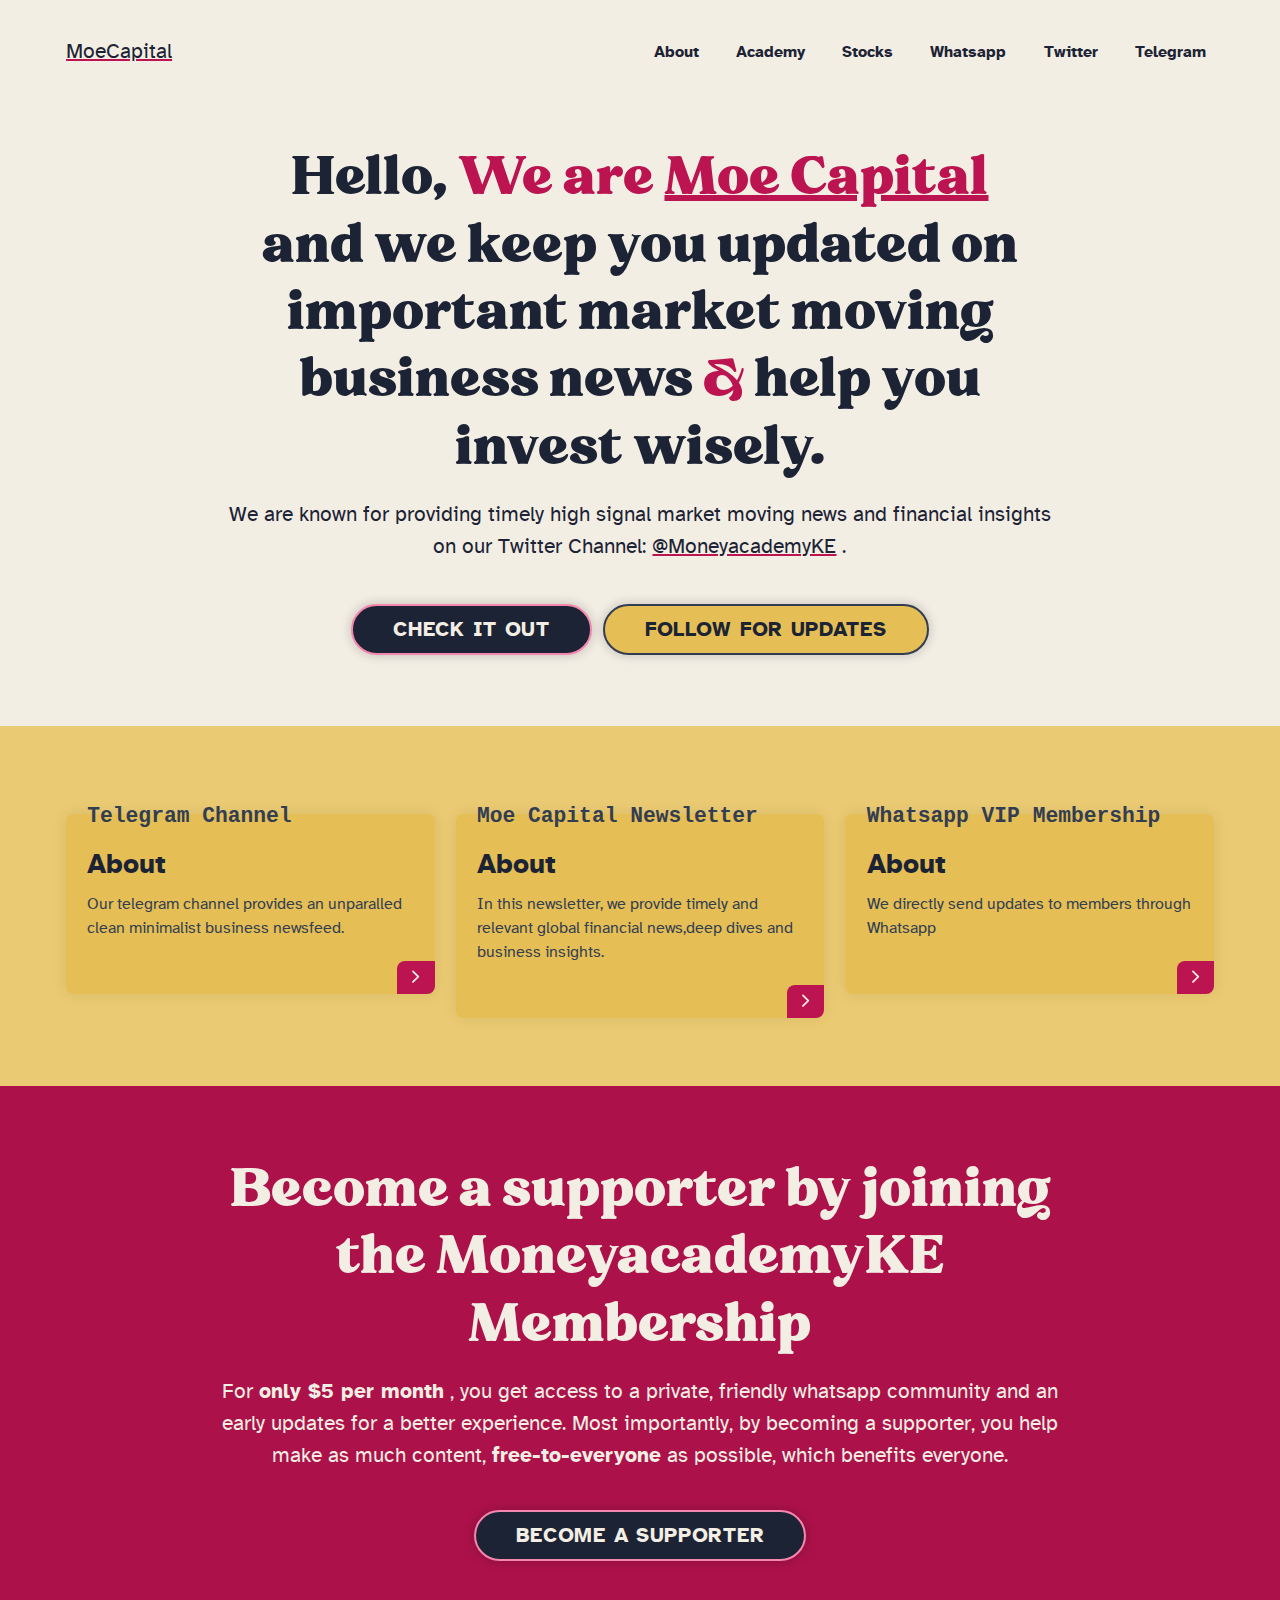
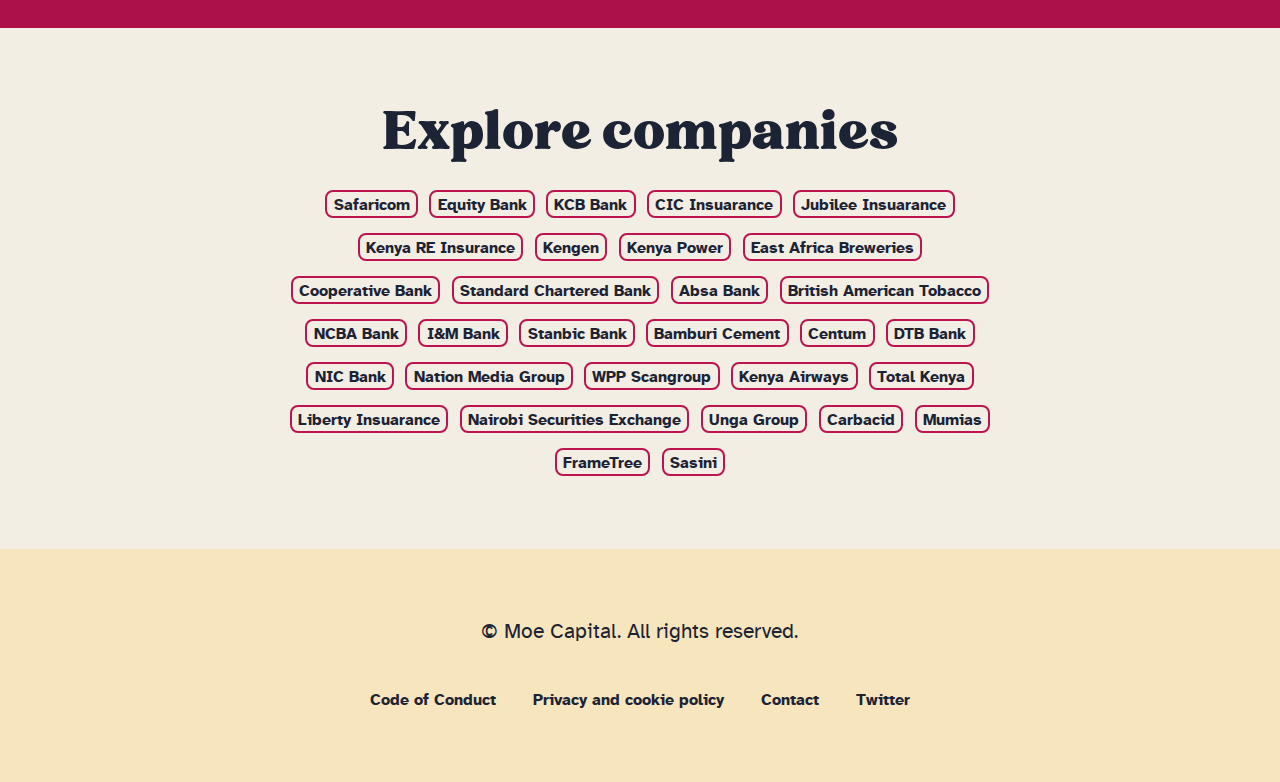
<file: index.html>
<!DOCTYPE html>
<html lang="en">
    <head>
        <meta charset="UTF-8">
        <meta name="viewport" content="width=device-width,initial-scale=1">
        <meta http-equiv="X-UA-Compatible" content="ie=edge">
        <title>Moe Capital</title>
        <link rel="canonical" href="https://moecapital.com/">
        <meta property="og:site_name" content="Moe Capital">
        <meta property="og:title" content="Moe Capital">
        <meta property="og:type" content="website">
        <meta property="og:url" content="https://moecapital.com/">
        <meta property="og:image" content="/images/social-avatar.png">
        <meta name="twitter:image" content="/images/social-avatar.png">
        <meta property="og:image:alt" content="Page image for Moe Capital">
        <meta name="twitter:image:alt" content="Page image for Moe Capital">
        <meta name="description" content="Moe Capital.">
        <meta name="twitter:description" content="Moe Capital">
        <meta property="og:description" content="Moe Capital">
        <link rel="apple-touch-icon" sizes="180x180" href="/images/apple-touch-icon.png">
        <link rel="icon" type="image/png" sizes="32x32" href="/images/favicon-32x32.png">
        <link rel="icon" type="image/png" sizes="16x16" href="/images/favicon-16x16.png">
        <link rel="manifest" href="/site.webmanifest">
        <link rel="mask-icon" href="/images/safari-pinned-tab.svg" color="#bb1450">
        <link rel="shortcut icon" href="/images/favicon.ico">
        <meta name="msapplication-TileColor" content="#f3eee4">
        <meta name="msapplication-config" content="/browserconfig.xml">
        <meta name="supported-color-schemes" content="light dark">
        <meta name="theme-color" content="#f3eee4">
        <meta name="theme-color" content="#333d51" media="(prefers-color-scheme: dark)">
        <link rel="alternate" type="application/rss+xml" href="https://MoeCapital.com/feed.xml">
        <style>
            *,::after,::before {
                box-sizing: border-box
            }

            blockquote,body,dd,dl,figure,h1,h2,h3,h4,p {
                margin: 0
            }

            ol[role=list],ul[role=list] {
                list-style: none
            }

            html:focus-within {
                scroll-behavior: smooth
            }

            a:not([class]) {
                text-decoration-skip-ink: auto
            }

            img,picture {
                max-width: 100%;
                display: block
            }

            button,input,select,textarea {
                font: inherit
            }

            @media (prefers-reduced-motion:reduce) {
                html:focus-within {
                    scroll-behavior: auto
                }

                *,::after,::before {
                    animation-duration: 0s!important;
                    animation-iteration-count: 1!important;
                    transition-duration: 0s!important;
                    scroll-behavior: auto!important
                }
            }

            .bg-dark {
                background: #1c2334
            }

            .bg-dark-glare {
                background: #333d51
            }

            .bg-light {
                background: #f3eee4
            }

            .bg-light-shade {
                background: #f6e5bd
            }

            .bg-off-white {
                background: #efefef
            }

            .bg-mid {
                background: #c2c5cc
            }

            .bg-primary {
                background: #e5bf55
            }

            .bg-primary-glare {
                background: #eaca72
            }

            .bg-secondary {
                background: #bb1450
            }

            .bg-secondary-glare {
                background: #f586ae
            }

            .bg-secondary-shade {
                background: #ac1249
            }

            .box-block {
                display: block
            }

            .border-dark {
                border-color: #1c2334
            }

            .border-dark-glare {
                border-color: #333d51
            }

            .border-light {
                border-color: #f3eee4
            }

            .border-light-shade {
                border-color: #f6e5bd
            }

            .border-off-white {
                border-color: #efefef
            }

            .border-mid {
                border-color: #c2c5cc
            }

            .border-primary {
                border-color: #e5bf55
            }

            .border-primary-glare {
                border-color: #eaca72
            }

            .border-secondary {
                border-color: #bb1450
            }

            .border-secondary-glare {
                border-color: #f586ae
            }

            .border-secondary-shade {
                border-color: #ac1249
            }

            .color-dark {
                color: #1c2334
            }

            .color-dark-glare {
                color: #333d51
            }

            .color-light {
                color: #f3eee4
            }

            .color-light-shade {
                color: #f6e5bd
            }

            .color-off-white {
                color: #efefef
            }

            .color-mid {
                color: #c2c5cc
            }

            .color-primary {
                color: #e5bf55
            }

            .color-primary-glare {
                color: #eaca72
            }

            .color-secondary {
                color: #bb1450
            }

            .color-secondary-glare {
                color: #f586ae
            }

            .color-secondary-shade {
                color: #ac1249
            }

            .flow-space-0 {
                --flow-space: 0
            }

            .flow-space-300 {
                --flow-space: clamp(0.7rem, 0.66rem + 0.2vw, 0.8rem)
            }

            .flow-space-400 {
                --flow-space: clamp(0.88rem, 0.83rem + 0.24vw, 1rem)
            }

            .flow-space-500 {
                --flow-space: clamp(1.09rem, 1rem + 0.47vw, 1.33rem)
            }

            .flow-space-600 {
                --flow-space: clamp(1.37rem, 1.21rem + 0.8vw, 1.78rem)
            }

            .flow-space-700 {
                --flow-space: clamp(1.71rem, 1.45rem + 1.29vw, 2.37rem)
            }

            .flow-space-800 {
                --flow-space: clamp(2.14rem, 1.74rem + 1.99vw, 3.16rem)
            }

            .flow-space-900 {
                --flow-space: clamp(2.67rem, 2.07rem + 3vw, 4.21rem)
            }

            .flow-space-1000 {
                --flow-space: clamp(3.34rem, 2.45rem + 4.43vw, 5.61rem)
            }

            .font-base {
                font-family: atkinson_hyperlegible,Arial,sans-serif
            }

            .font-body {
                font-family: Georgia,sans-serif
            }

            .font-serif {
                font-family: notulen_serif_displayXBd,serif
            }

            .font-mono {
                font-family: SFMono-Regular,Consolas,Liberation Mono,Menlo,Courier,monospace
            }

            .gap-top-0 {
                margin-top: 0
            }

            .gap-top-300 {
                margin-top: clamp(.7rem,.66rem + .2vw,.8rem)
            }

            .gap-top-400 {
                margin-top: clamp(.88rem,.83rem + .24vw,1rem)
            }

            .gap-top-500 {
                margin-top: clamp(1.09rem,1rem + .47vw,1.33rem)
            }

            .gap-top-600 {
                margin-top: clamp(1.37rem,1.21rem + .8vw,1.78rem)
            }

            .gap-top-700 {
                margin-top: clamp(1.71rem,1.45rem + 1.29vw,2.37rem)
            }

            .gap-top-800 {
                margin-top: clamp(2.14rem,1.74rem + 1.99vw,3.16rem)
            }

            .gap-top-900 {
                margin-top: clamp(2.67rem,2.07rem + 3vw,4.21rem)
            }

            .gap-top-1000 {
                margin-top: clamp(3.34rem,2.45rem + 4.43vw,5.61rem)
            }

            .gap-bottom-0 {
                margin-bottom: 0
            }

            .gap-bottom-300 {
                margin-bottom: clamp(.7rem,.66rem + .2vw,.8rem)
            }

            .gap-bottom-400 {
                margin-bottom: clamp(.88rem,.83rem + .24vw,1rem)
            }

            .gap-bottom-500 {
                margin-bottom: clamp(1.09rem,1rem + .47vw,1.33rem)
            }

            .gap-bottom-600 {
                margin-bottom: clamp(1.37rem,1.21rem + .8vw,1.78rem)
            }

            .gap-bottom-700 {
                margin-bottom: clamp(1.71rem,1.45rem + 1.29vw,2.37rem)
            }

            .gap-bottom-800 {
                margin-bottom: clamp(2.14rem,1.74rem + 1.99vw,3.16rem)
            }

            .gap-bottom-900 {
                margin-bottom: clamp(2.67rem,2.07rem + 3vw,4.21rem)
            }

            .gap-bottom-1000 {
                margin-bottom: clamp(3.34rem,2.45rem + 4.43vw,5.61rem)
            }

            .gap-left-0 {
                margin-left: 0
            }

            .gap-left-300 {
                margin-left: clamp(.7rem,.66rem + .2vw,.8rem)
            }

            .gap-left-400 {
                margin-left: clamp(.88rem,.83rem + .24vw,1rem)
            }

            .gap-left-500 {
                margin-left: clamp(1.09rem,1rem + .47vw,1.33rem)
            }

            .gap-left-600 {
                margin-left: clamp(1.37rem,1.21rem + .8vw,1.78rem)
            }

            .gap-left-700 {
                margin-left: clamp(1.71rem,1.45rem + 1.29vw,2.37rem)
            }

            .gap-left-800 {
                margin-left: clamp(2.14rem,1.74rem + 1.99vw,3.16rem)
            }

            .gap-left-900 {
                margin-left: clamp(2.67rem,2.07rem + 3vw,4.21rem)
            }

            .gap-left-1000 {
                margin-left: clamp(3.34rem,2.45rem + 4.43vw,5.61rem)
            }

            .gap-right-0 {
                margin-right: 0
            }

            .gap-right-300 {
                margin-right: clamp(.7rem,.66rem + .2vw,.8rem)
            }

            .gap-right-400 {
                margin-right: clamp(.88rem,.83rem + .24vw,1rem)
            }

            .gap-right-500 {
                margin-right: clamp(1.09rem,1rem + .47vw,1.33rem)
            }

            .gap-right-600 {
                margin-right: clamp(1.37rem,1.21rem + .8vw,1.78rem)
            }

            .gap-right-700 {
                margin-right: clamp(1.71rem,1.45rem + 1.29vw,2.37rem)
            }

            .gap-right-800 {
                margin-right: clamp(2.14rem,1.74rem + 1.99vw,3.16rem)
            }

            .gap-right-900 {
                margin-right: clamp(2.67rem,2.07rem + 3vw,4.21rem)
            }

            .gap-right-1000 {
                margin-right: clamp(3.34rem,2.45rem + 4.43vw,5.61rem)
            }

            .leading-tight {
                line-height: 1
            }

            .measure-long {
                max-width: 65ch
            }

            .measure-medium {
                max-width: 58ch
            }

            .measure-short {
                max-width: 50ch
            }

            .outline-dark {
                outline-color: #1c2334
            }

            .outline-dark-glare {
                outline-color: #333d51
            }

            .outline-light {
                outline-color: #f3eee4
            }

            .outline-light-shade {
                outline-color: #f6e5bd
            }

            .outline-off-white {
                outline-color: #efefef
            }

            .outline-mid {
                outline-color: #c2c5cc
            }

            .outline-primary {
                outline-color: #e5bf55
            }

            .outline-primary-glare {
                outline-color: #eaca72
            }

            .outline-secondary {
                outline-color: #bb1450
            }

            .outline-secondary-glare {
                outline-color: #f586ae
            }

            .outline-secondary-shade {
                outline-color: #ac1249
            }

            .text-0 {
                font-size: 0
            }

            .text-300 {
                font-size: clamp(.7rem,.66rem + .2vw,.8rem)
            }

            .text-400 {
                font-size: clamp(.88rem,.83rem + .24vw,1rem)
            }

            .text-500 {
                font-size: clamp(1.09rem,1rem + .47vw,1.33rem)
            }

            .text-600 {
                font-size: clamp(1.37rem,1.21rem + .8vw,1.78rem)
            }

            .text-700 {
                font-size: clamp(1.71rem,1.45rem + 1.29vw,2.37rem)
            }

            .text-800 {
                font-size: clamp(2.14rem,1.74rem + 1.99vw,3.16rem)
            }

            .text-900 {
                font-size: clamp(2.67rem,2.07rem + 3vw,4.21rem)
            }

            .text-1000 {
                font-size: clamp(3.34rem,2.45rem + 4.43vw,5.61rem)
            }

            .weight-regular {
                font-weight: 400
            }

            .weight-medium {
                font-weight: 500
            }

            .weight-bold {
                font-weight: 700
            }

            body {
                min-height: 100vh;
                text-rendering: optimizeSpeed;
                background: #f3eee4;
                color: #1c2334;
                line-height: 1.5;
                font-size: clamp(1.09rem,1rem + .47vw,1.33rem);
                display: flex;
                flex-direction: column;
                font-family: atkinson_hyperlegible,Arial,sans-serif
            }

            main {
                flex: auto
            }

            h1,h2 {
                line-height: 1;
                font-family: notulen_serif_displayXBd,serif
            }

            h1,h2,h3 {
                font-variant-ligatures: none
            }

            h1 {
                font-size: clamp(2.67rem,2.07rem + 3vw,4.21rem);
                max-width: 22ch
            }

            h2 {
                font-size: clamp(2.14rem,1.74rem + 1.99vw,3.16rem);
                max-width: 30ch
            }

            h3 {
                font-size: clamp(1.37rem,1.21rem + .8vw,1.78rem);
                line-height: 1.2;
                max-width: 40ch
            }

            a {
                color: currentColor;
                text-decoration-color: #bb1450;
                text-underline-offset: 1px
            }

            a:hover {
                color: #bb1450;
                text-decoration-color: #1c2334;
                text-underline-offset: 2px
            }

            a[data-style=token-driven] {
                text-decoration-color: currentColor
            }

            a[data-style=token-driven]:hover {
                color: currentColor;
                text-decoration: none
            }

            code {
                color: #bb1450;
                font-size: .85em;
                font-weight: 700;
                box-decoration-break: clone;
                -webkit-box-decoration-break: clone;
                font-family: SFMono-Regular,Consolas,Liberation Mono,Menlo,Courier,monospace
            }

            blockquote,dl,figcaption,li,p {
                max-width: 65ch
            }

            svg {
                width: 1em;
                height: 1em
            }

            img[src*=".svg"] {
                width: 100%
            }

            [role=list] {
                padding: 0;
                margin-bottom: 0
            }

            [id] {
                scroll-margin-top: 2ex
            }

            kbd {
                background: #f6e5bd;
                border: 2px solid #c2c5cc;
                border-radius: .5rem;
                padding: .15rem .3rem
            }

            img,video {
                border-radius: .5rem;
                box-shadow: 0 0 1rem rgba(0,0,0,.08)
            }

            hr {
                border: none;
                border-top: 1px solid #c2c5cc;
                transform: translateY(-1px);
                margin: clamp(1.37rem,1.21rem + .8vw,1.78rem) 0!important;
                max-width: 55rem
            }

            form {
                --flow-space: clamp(1.37rem, 1.21rem + 0.8vw, 1.78rem)
            }

            form label {
                text-transform: uppercase;
                padding: 0 0 .5rem clamp(.88rem,.83rem + .24vw,1rem);
                font-weight: 700;
                font-family: atkinson_hyperlegible,Arial,sans-serif
            }

            form label:after {
                content: "\a";
                white-space: pre
            }

            form input,form p[id],form textarea {
                width: 100%;
                max-width: 30rem
            }

            form p[id] {
                font-size: clamp(.88rem,.83rem + .24vw,1rem);
                padding: .5rem 0 0 1rem;
                font-family: atkinson_hyperlegible,Arial,sans-serif
            }

            input,textarea {
                border: 2px solid #bb1450;
                border-radius: 1rem;
                padding: .85rem 1rem;
                font-size: clamp(.88rem,.83rem + .24vw,1rem);
                line-height: 1;
                font-family: SFMono-Regular,Consolas,Liberation Mono,Menlo,Courier,monospace
            }

            ad-loader {
                display: block
            }

            :focus {
                outline: #bb1450 solid 1px;
                outline-offset: .25rem
            }

            main:focus {
                outline: 0
            }

            ::selection {
                background: #1c2334;
                color: #f3eee4
            }

            ::-webkit-scrollbar {
                height: .7rem
            }

            ::-webkit-scrollbar-track {
                background-color: #efefef
            }

            ::-webkit-scrollbar-thumb {
                background-color: #bb1450
            }

            * {
                scrollbar-color: #bb1450 #c2c5cc
            }

            .ad-blocks {
                height: 100%;
                display: flex;
                flex-direction: column;
                justify-content: space-between;
                align-items: flex-end;
                gap: clamp(1.71rem,1.45rem + 1.29vw,2.37rem)
            }

            .article-with-sponsors {
                --sidebar-gutter: clamp(1.37rem, 1.21rem + 0.8vw, 1.78rem);
                --sidebar-width: 20rem
            }

            @media (min-width: 48em) {
                .article-with-sponsors>.post {
                    padding-right:clamp(1.09rem,1rem + .47vw,1.33rem)
                }
            }

            .article-with-sponsors>:last-child img {
                max-width: 20rem
            }

            .sidebar {
                display: flex;
                flex-wrap: wrap;
                gap: var(--sidebar-gutter,clamp(1.09rem,1rem + .47vw,1.33rem))
            }

            .sidebar>* {
                flex-grow: 1;
                flex-basis: var(--sidebar-width,16rem)
            }

            .sidebar>:first-child {
                flex-basis: 0;
                flex-grow: 999;
                min-width: calc(70% - var(--sidebar-gutter,clamp(1.09rem,1rem + .47vw,1.33rem)))
            }

            .auto-grid {
                display: grid;
                grid-template-columns: repeat(auto-fit,minmax(var(--auto-grid-min-size,16rem),1fr));
                grid-gap: clamp(2.67rem,2.07rem + 3vw,4.21rem) clamp(1.09rem,1rem + .47vw,1.33rem)
            }

            .auto-grid[data-justification=center] {
                grid-template-columns: repeat(auto-fit,minmax(var(--auto-grid-min-size,16rem),22rem));
                justify-content: center
            }

            .cluster {
                display: flex;
                flex-wrap: wrap;
                justify-content: center;
                align-items: center;
                max-width: 45rem;
                margin: 0 auto;
                gap: .3rem
            }

            .cluster>* {
                margin: .2rem
            }

            .cluster[data-align=start] {
                justify-content: flex-start;
                margin-left: 0
            }

            .docked {
                position: sticky;
                top: clamp(1.09rem,1rem + .47vw,1.33rem);
                left: 0
            }

            .flow>*+*,.post blockquote>*+* {
                margin-top: var(--flow-space,clamp(1.09rem,1rem + .47vw,1.33rem))
            }

            .nav {
                display: flex;
                flex-wrap: wrap;
                align-items: center;
                gap: 0 clamp(1.09rem,1rem + .47vw,1.33rem);
                margin: 0
            }

            .nav li {
                margin: .15rem .5rem
            }

            .nav a:not(:hover) {
                text-decoration: none
            }

            .nav .icon {
                transform: translateY(.3ex)
            }

            .nav[data-layout=center] {
                justify-content: center
            }

            .region {
                padding-top: var(--region-padding,clamp(2.67rem,2.07rem + 3vw,4.21rem));
                padding-bottom: var(--region-padding,clamp(2.67rem,2.07rem + 3vw,4.21rem))
            }

            .skip-link:not(:focus),.visually-hidden,:not(:hover)>.heading-permalink {
                border: 0;
                clip: rect(0 0 0 0);
                height: auto;
                margin: 0;
                overflow: hidden;
                padding: 0;
                position: absolute;
                width: 1px;
                white-space: nowrap
            }

            .wrapper {
                width: 90vw;
                width: clamp(16rem,93vw,75rem);
                margin-left: auto;
                margin-right: auto;
                padding-left: clamp(1.09rem,1rem + .47vw,1.33rem);
                padding-right: clamp(1.09rem,1rem + .47vw,1.33rem);
                position: relative
            }

            .ad-block {
                display: block;
                background: #1c2334;
                max-width: 20rem;
                color: #f3eee4;
                box-shadow: 0 0 1rem rgba(0,0,0,.08);
                border-radius: .5rem;
                font-size: clamp(.88rem,.83rem + .24vw,1rem);
                padding-bottom: clamp(.88rem,.83rem + .24vw,1rem);
                text-decoration: none;
                overflow: hidden
            }

            .ad-block:hover {
                color: #f3eee4;
                background: #333d51
            }

            .ad-block>span {
                display: block;
                padding: 0 clamp(.88rem,.83rem + .24vw,1rem)
            }

            .ad-block__summary {
                --flow-space: 1rem
            }

            .ad-block__summary:only-child {
                padding-top: 1rem
            }

            .ad-block img {
                border-radius: 0
            }

            .ad-block[data-theme=secondary] {
                background: #bb1450
            }

            .ad-block[data-theme=secondary]:hover {
                background: #1c2334
            }

            .alert {
                display: flex;
                align-items: flex-start;
                border: 1px solid #333d51;
                background: #f6e5bd;
                color: #1c2334;
                padding: clamp(.88rem,.83rem + .24vw,1rem);
                animation: 250ms slide-up;
                font-size: clamp(.88rem,.83rem + .24vw,1rem)
            }

            .alert__icon {
                font-size: 1.6em;
                flex-shrink: 0
            }

            .alert__content {
                text-align: left
            }

            @keyframes slide-up {
                0% {
                    opacity: 0;
                    transform: translateY(.4rem)
                }

                100% {
                    opacity: 1;
                    transform: translateY(0)
                }
            }

            .button {
                display: inline-block;
                padding: .8rem 2.5rem;
                border-radius: clamp(1.37rem,1.21rem + .8vw,1.78rem);
                border: 2px solid #f586ae;
                background: #1c2334;
                color: #f3eee4;
                cursor: pointer;
                font: inherit;
                text-transform: uppercase;
                font-weight: 900;
                font-size: clamp(1.09rem,1rem + .47vw,1.33rem);
                line-height: 1;
                letter-spacing: .05ch;
                text-decoration: none;
                box-shadow: 0 0 10px 2px rgba(0,0,0,.15);
                font-family: atkinson_hyperlegible,Arial,sans-serif
            }

            .button:focus,.button:hover {
                background: #1c2334;
                color: #f3eee4;
                box-shadow: 0 0 1.125rem rgba(0,0,0,.05);
                transform: scale(1.05)
            }

            .button:focus {
                outline: 0;
                border-color: #f586ae
            }

            .button:active {
                box-shadow: none;
                transform: scale(.99)
            }

            .button:active,.button:focus,.button:hover {
                transition: box-shadow 250ms ease-in-out,transform 350ms cubic-bezier(0,.26,.13,1.55),background 150ms,color 150ms
            }

            .button[data-type=primary]:not(:focus),.button[data-type=primary]:not(:hover) {
                background: #e5bf55;
                color: #1c2334;
                border-color: #333d51
            }

            #carbonads {
                max-width: 20rem;
                background: #1c2334;
                color: #f3eee4;
                box-shadow: 0 0 1rem rgba(0,0,0,.08);
                border-radius: .5rem;
                position: relative
            }

            #carbonads a {
                text-decoration: none
            }

            #carbonads a:hover {
                color: #f3eee4
            }

            #carbonads .carbon-wrap {
                display: flex
            }

            #carbonads .carbon-img {
                display: flex;
                flex-direction: column;
                justify-content: center;
                border-top-left-radius: .5rem;
                border-bottom-left-radius: .5rem;
                overflow: hidden;
                position: relative;
                flex-shrink: 0;
                background: #f3f3f3
            }

            #carbonads .carbon-img img {
                display: block
            }

            #carbonads .carbon-text {
                font-size: clamp(.88rem,.83rem + .24vw,1rem);
                padding: clamp(.7rem,.66rem + .2vw,.8rem);
                line-height: 1.2
            }

            #carbonads .carbon-text:hover {
                background: #333d51;
                border-top-right-radius: .5rem;
                border-bottom-right-radius: .5rem
            }

            #carbonads .carbon-poweredby {
                display: block;
                padding: .5rem 0;
                text-align: center;
                color: #333d51;
                text-transform: uppercase;
                letter-spacing: .09ch;
                font-weight: 600;
                font-size: .6rem;
                line-height: 1;
                position: absolute;
                top: 100%;
                right: 0
            }

            #_hovercard_ {
                transform: translateX(-.8rem)
            }

            #_hovercard_ .hover-section {
                max-width: 20rem!important;
                box-shadow: 0 0 1rem rgba(0,0,0,.08);
                background-color: #1c2334!important
            }

            #_hovercard_ .hover-section:hover {
                background-color: #333d51!important
            }

            #_hovercard_ .hover-banner {
                width: 16rem;
                margin-inline:auto}

            #_hovercard_ strong {
                color: inherit
            }

            .card {
                position: relative;
                padding: clamp(1.09rem,1rem + .47vw,1.33rem) 0 0 clamp(1.09rem,1rem + .47vw,1.33rem);
                box-shadow: 0 0 1rem rgba(0,0,0,.08);
                border-radius: .5rem;
                display: flex;
                flex-direction: column
            }

            .card::after {
                content: "";
                display: none;
                height: 30px;
                width: 100%;
                background: 0 0;
                position: absolute;
                top: 100%;
                left: 0
            }

            .card>:not([href]) {
                padding-right: clamp(1.09rem,1rem + .47vw,1.33rem)
            }

            .card:hover {
                transform: translateY(-.5rem) scale(1.01);
                box-shadow: 0 0 1.125rem rgba(0,0,0,.05);
                transition: transform 350ms cubic-bezier(0,.26,.13,1.55),box-shadow .2s
            }

            .card:hover::after {
                display: block
            }

            .card__eyebrow {
                font-size: clamp(1.09rem,1rem + .47vw,1.33rem);
                color: #333d51;
                margin-top: -2rem
            }

            .card__button {
                display: inline-block;
                background: #bb1450;
                color: #f3eee4;
                line-height: 1;
                padding: .3rem .5rem .2rem;
                border-radius: .5rem 0;
                margin-left: auto
            }

            .card__button::before {
                content: "";
                display: block;
                width: 100%;
                height: 100%;
                position: absolute;
                top: 0;
                left: 0;
                background: 0 0
            }

            .card__button:hover {
                background: #1c2334;
                color: #f3eee4
            }

            .code-block {
                background: #efefef;
                color: #1c2334;
                border-radius: .5rem;
                box-shadow: 0 0 1rem rgba(0,0,0,.08);
                padding: clamp(1.37rem,1.21rem + .8vw,1.78rem) clamp(.88rem,.83rem + .24vw,1rem) clamp(1.09rem,1rem + .47vw,1.33rem);
                position: relative;
                overflow: hidden;
                font-family: SFMono-Regular,Consolas,Liberation Mono,Menlo,Courier,monospace
            }

            .code-block .wrapper {
                max-width: 100%
            }

            .code-block__code {
                padding-top: clamp(.7rem,.66rem + .2vw,.8rem);
                width: 100%;
                overflow-x: auto;
                -webkit-overflow-scrolling: touch
            }

            .code-block code {
                font-weight: 400;
                color: #1c2334;
                line-height: 1.8
            }

            .code-block .code-block [class*=token] {
                color: #333d51
            }

            .code-block__header {
                position: absolute;
                top: 0;
                right: 0;
                display: inline-flex;
                font-size: clamp(.88rem,.83rem + .24vw,1rem);
                line-height: 1.1;
                z-index: 1;
                font-family: SFMono-Regular,Consolas,Liberation Mono,Menlo,Courier,monospace
            }

            .code-block__alert,.code-block__header button,.code-block__header dd {
                padding: .6rem 1rem .5rem;
                border-radius: 0 .5rem;
                margin: 0
            }

            .code-block__header dd {
                color: #bb1450;
                text-transform: uppercase
            }

            .code-block__header button {
                font: inherit;
                background: #bb1450;
                color: #f3eee4;
                border: 0;
                cursor: pointer;
                line-height: 1;
                text-transform: uppercase
            }

            .code-block__header button:hover {
                background: #f6e5bd;
                color: #1c2334
            }

            .code-block__header button:focus {
                outline-offset: -.4rem
            }

            .code-block__header button:active {
                transform: scale(.99)
            }

            .code-block__alert {
                position: absolute;
                top: 0;
                left: 0;
                width: 100%;
                height: 100%;
                text-align: center;
                text-transform: uppercase;
                background: #bb1450;
                color: #f3eee4;
                user-select: none
            }

            .code-block .code-block ::selection {
                color: #1c2334;
                background: rgba(255,246,230,.99)
            }

            .code-block ::selection {
                background: #e5bf55;
                color: #1c2334
            }

            code-pen {
                display: block
            }

            code-pen iframe {
                border-radius: .5rem;
                box-shadow: 0 0 1rem rgba(0,0,0,.08);
                padding: .25rem;
                background: #efefef
            }

            .field {
                max-width: 25rem;
                text-align: center;
                margin-left: auto;
                margin-right: auto
            }

            .field label {
                font-size: clamp(.88rem,.83rem + .24vw,1rem);
                font-family: SFMono-Regular,Consolas,Liberation Mono,Menlo,Courier,monospace
            }

            .field label::after {
                content: "\a";
                white-space: pre
            }

            .field input {
                width: 100%
            }

            fyi-unit {
                display: block
            }

            .fyi-unit {
                background: #f6e5bd;
                border-radius: .5rem;
                box-shadow: 0 0 1rem rgba(0,0,0,.08);
                padding: clamp(1.09rem,1rem + .47vw,1.33rem)
            }

            .fyi-unit__label {
                margin-top: -3.1ex
            }

            .heading-permalink {
                display: inline-block;
                position: absolute;
                top: 1ex;
                right: 2px;
                font-size: .5em;
                transform: translateY(2px);
                color: #bb1450
            }

            .heading-permalink:hover {
                color: #333d51
            }

            .headline {
                text-align: center
            }

            .headline h2 {
                font-size: clamp(2.67rem,2.07rem + 3vw,4.21rem);
                max-width: 22ch
            }

            .headline h1,.headline h2 {
                margin: 0 auto
            }

            .headline em {
                font-style: normal
            }

            .headline p {
                max-width: 60ch;
                margin-left: auto;
                margin-right: auto
            }

            .headline[data-headline-style=wide] h1,.headline[data-headline-style=wide] h2 {
                max-width: 25ch
            }

            .icon {
                display: inline-block;
                vertical-align: baseline
            }

            .link-button {
                display: inline;
                padding: 0;
                border: 0;
                background: 0 0;
                font: inherit;
                color: currentColor;
                text-decoration: underline;
                cursor: pointer;
                text-underline-offset: 1px;
                -webkit-appearance: none
            }

            .link-button:hover {
                text-underline-offset: 2px
            }

            .meta-items {
                display: grid;
                grid-template-columns: auto 1fr;
                grid-gap: .5rem clamp(.88rem,.83rem + .24vw,1rem)
            }

            .meta-items dt {
                display: flex;
                align-items: baseline
            }

            .meta-items dt>strong::after {
                content: ":"
            }

            .meta-items .icon {
                color: #bb1450;
                transform: translateY(2px);
                margin-inline-end:.5rem}

            .pill {
                display: inline-block;
                padding: .3rem .4rem .2rem;
                border-radius: .5rem;
                border: 2px solid #bb1450;
                background: #f3eee4;
                color: #1c2334;
                font-weight: 700;
                font-size: clamp(.88rem,.83rem + .24vw,1rem);
                line-height: 1;
                text-decoration: none;
                text-transform: capitalize
            }

            .pill:focus,.pill:hover {
                background: #bb1450;
                color: #f3eee4
            }

            .pill:focus {
                outline: 0;
                border-color: #f586ae
            }

            .pill:active {
                box-shadow: none;
                transform: scale(.99)
            }

            .pill:active,.pill:focus,.pill:hover {
                transition: background 150ms,color 150ms
            }

            .post {
                --flow-space: clamp(1.71rem, 1.45rem + 1.29vw, 2.37rem);
                line-height: 1.7;
                font-family: Georgia,sans-serif
            }

            .post h2 {
                color: #333d51;
                display: inline-block;
                padding-right: 1em;
                position: relative
            }

            .post h3 {
                color: #333d51;
                font-family: atkinson_hyperlegible,Arial,sans-serif
            }

            .post h4 {
                font-size: clamp(1.37rem,1.21rem + .8vw,1.78rem);
                font-style: italic;
                color: #333d51
            }

            .post code {
                letter-spacing: .03ch
            }

            .post li>code,.post p>code {
                font-weight: 500;
                overflow-wrap: break-word;
                word-wrap: break-word;
                word-break: break-word;
                hyphens: auto;
                border: 1px solid #c2c5cc;
                border-radius: .15em;
                padding: .15rem;
                background: #efefef
            }

            .post figcaption {
                display: block;
                font-size: clamp(.88rem,.83rem + .24vw,1rem);
                max-width: 58ch
            }

            .post figcaption p {
                padding: 1rem 0 0;
                color: #333d51;
                font-style: italic
            }

            .post blockquote {
                font-style: italic;
                border-left: .5rem solid #bb1450;
                padding: 1rem 1rem 1rem 1.5rem;
                font-size: clamp(1.37rem,1.21rem + .8vw,1.78rem);
                max-width: 50ch
            }

            .post em:not([class]) {
                color: #bb1450
            }

            .post strong {
                color: #333d51
            }

            .post h2,.post h3 {
                --flow-space: 5rem
            }

            .post h2+p,.post h2+ul,.post h3+p,.post h3+ul {
                --flow-space: clamp(1.09rem, 1rem + 0.47vw, 1.33rem)
            }

            .post h2+h3 {
                --flow-space: clamp(1.37rem, 1.21rem + 0.8vw, 1.78rem)
            }

            .post figure,.post figure+* {
                --flow-space: clamp(2.67rem, 2.07rem + 3vw, 4.21rem)
            }

            .post ol:not([class]) li+li,.post ul:not([class]) li+li {
                margin-top: .5rem
            }

            .post .code-block,.post .commento-root,.post .fyi-unit,.post figure img,.post video,.post>img {
                max-width: min(55rem,100%)
            }

            @media (min-width: 48em) {
                .post {
                    --flow-space:clamp(2.14rem, 1.74rem + 1.99vw, 3.16rem);
                    font-size: 1.35rem
                }

                .post blockquote,.post dl,.post figcaption,.post li,.post p {
                    max-width: 60ch
                }

                .post li>code,.post p>code {
                    word-break: normal;
                    word-wrap: normal;
                    hyphens: none
                }
            }

            .post-list {
                padding: 0
            }

            .post-list h2 a:not(:hover) {
                text-decoration-color: transparent
            }

            .site-foot {
                text-align: center
            }

            .site-foot nav,.site-foot p {
                margin-left: auto;
                margin-right: auto
            }

            .site-foot nav {
                max-width: 50rem
            }

            .site-head {
                padding: clamp(1.09rem,1rem + .47vw,1.33rem) 0
            }

            .site-head__brand svg {
                width: 60px;
                height: 60px
            }

            .site-head__inner {
                display: flex;
                flex-wrap: wrap;
                align-items: center;
                justify-content: space-between
            }

            .site-head__navigation {
                padding: 1rem 0
            }

            .skip-link {
                position: absolute;
                top: clamp(1.09rem,1rem + .47vw,1.33rem);
                left: clamp(1.09rem,1rem + .47vw,1.33rem)
            }

            code[class*=language-],pre[class*=language-] {
                text-align: left;
                word-spacing: normal;
                word-break: normal;
                word-wrap: normal;
                tab-size: 2;
                hyphens: none
            }

            .token.cdata,.token.comment,.token.doctype,.token.prolog,.token.tag {
                color: #333d51
            }

            .token.attr-name,.token.builtin,.token.char,.token.inserted,.token.selector,.token.string {
                color: #ac1249
            }

            .token.keyword {
                color: #bb1450
            }

            .token.deleted {
                background: rgba(238,82,83,.8);
                text-decoration: line-through
            }

            .token.inserted {
                background: rgba(29,209,161,.8);
                color: #1c2334
            }

            .token.deleted,.token.inserted {
                padding: .2rem
            }
        </style>
        <link rel="stylesheet" media="print" href="/fonts.css" onload="this.media='all'">
    </head>
    <body>
        <a class="[ skip-link ] [ button ]" href="#main-content">Skip to content</a>
        <header role="banner" class="site-head">
            <div class="wrapper">
                <div class="site-head__inner">
                    <a href="/" aria-label="Moe Capital - home" class="site-head__brand">
                        MoeCapital
                    </a>
                    <div class="site-head__navigation">
                        <nav aria-label="primary" id="primary-navigation" tabindex="-1">
                            <ul class="[ nav ] [ text-400 weight-bold font-base ]" role="list">
                                <li>
                                    <a href="/#">About</a>
                                </li>
                                <li>
                                    <a href="/#">Academy</a>
                                </li>
                                <li>
                                    <a href="/#">Stocks</a>
                                </li>
                                <li>
                                    <a href="https://wa.me/254785283540?text=I%27m%20interested%20in%20moneyacademyKE">Whatsapp</a>
                                </li>
                                <li>
                                    <a href="https://twitter.com/moneyacademyKE">Twitter</a>
                                </li>
                                <li>
                                    <a href="https://t.me/moneyacademyKE">Telegram</a>
                                </li>
                            </ul>
                        </nav>
                    </div>
                </div>
            </div>
        </header>
        <main tabindex="-1" id="main-content">
            <div class="wrapper">
                <div class="[ headline ] [ flow ] [ gap-bottom-900 gap-top-700 ]">
                    <h1>
                        Hello, 
                        <em class="color-secondary">
                            We are <a href="//twitter.com/moneyacademyKE">Moe Capital</a>
                        </em>
                        and we keep you updated on important market moving business news <span class="color-secondary">&amp;</span>
                        help you invest wisely.
                    </h1>
                    <p>
                        We are known for providing timely high signal market moving news and financial insights on our Twitter Channel: <a href="https://twitter.com/moneyacademyKE">@MoneyacademyKE</a>
                        .
                    </p>
                    <div class="flow-space-700 cluster">
                        <a href="https://twitter.com/moneyacademyKE" class="[ button ]">Check it out</a>
                        <a href="https://twitter.com/moneyacademKE" class="[ button ]" data-type="primary">Follow for updates</a>
                    </div>
                </div>
            </div>
            <div class="[ region ] [ bg-primary-glare ]">
                <div class="wrapper">
                    <h2 class="visually-hidden">Latest from around the site</h2>
                    <ol class="[ auto-grid ]" role="list">
                        <li>
                            <article class="[ card ] [ flow ] [ bg-primary ]">
                                <h3 class="[ card__eyebrow ] [ font-mono text-400 ]">Telegram Channel</h3>
                                <h4 class="leading-tight text-600 md:text-700">About</h4>
                                <p class="flow-space-300 text-400 color-dark-glare">Our telegram channel provides an unparalled clean minimalist business newsfeed.</p>
                                <a href="https://t.me/moneyacademyKE" class="[ card__button ] [ flow-space-500 ]">
                                    <span class="visually-hidden">Join</span>
                                    <span class="icon">
                                        <svg xmlns="http://www.w3.org/2000/svg" width="1em" height="1em" viewBox="0 0 24 24" focusable="false" aria-hidden="true" fill="currentColor">
                                            <path d="M9.707 18.707l6-6a.999.999 0 0 0 0-1.414l-6-6a.999.999 0 1 0-1.414 1.414L13.586 12l-5.293 5.293a.999.999 0 1 0 1.414 1.414z"></path>
                                        </svg>
                                    </span>
                                </a>
                            </article>
                        </li>
                        <li>
                            <article class="[ card ] [ flow ] [ bg-primary ]">
                                <h3 class="[ card__eyebrow ] [ font-mono text-400 ]">Moe Capital Newsletter</h3>
                                <h4 class="leading-tight text-600 md:text-700">About</h4>
                                <p class="flow-space-300 text-400 color-dark-glare">In this newsletter, we provide timely and relevant global financial news,deep dives and  business insights.</p>
                                <a href="https://moecapital.substack.com/" class="[ card__button ] [ flow-space-500 ]">
                                    <span class="visually-hidden">Join here</span>
                                    <span class="icon">
                                        <svg xmlns="http://www.w3.org/2000/svg" width="1em" height="1em" viewBox="0 0 24 24" focusable="false" aria-hidden="true" fill="currentColor">
                                            <path d="M9.707 18.707l6-6a.999.999 0 0 0 0-1.414l-6-6a.999.999 0 1 0-1.414 1.414L13.586 12l-5.293 5.293a.999.999 0 1 0 1.414 1.414z"></path>
                                        </svg>
                                    </span>
                                </a>
                            </article>
                        </li>
                        <li>
                            <article class="[ card ] [ flow ] [ bg-primary ]">
                                <h3 class="[ card__eyebrow ] [ font-mono text-400 ]">Whatsapp VIP Membership</h3>
                                <h4 class="leading-tight text-600 md:text-700">About</h4>
                                <p class="flow-space-300 text-400 color-dark-glare">We directly send updates to members through Whatsapp</p>
                                <a href="https://wa.me/254785283540?text=I%27m%20interested%20in%20your%20moneyacademy%20whatsapp%20channel" class="[ card__button ] [ flow-space-500 ]">
                                    <span class="visually-hidden">Join</span>
                                    <span class="icon">
                                        <svg xmlns="http://www.w3.org/2000/svg" width="1em" height="1em" viewBox="0 0 24 24" focusable="false" aria-hidden="true" fill="currentColor">
                                            <path d="M9.707 18.707l6-6a.999.999 0 0 0 0-1.414l-6-6a.999.999 0 1 0-1.414 1.414L13.586 12l-5.293 5.293a.999.999 0 1 0 1.414 1.414z"></path>
                                        </svg>
                                    </span>
                                </a>
                            </article>
                        </li>
                    </ol>
                </div>
            </div>
            <article class="[ region ] [ color-light bg-secondary-shade ]">
                <div class="[ headline ] [ wrapper flow ]" data-headline-style="wide">
                    <h2>Become a supporter by joining the MoneyacademyKE Membership</h2>
                    <p>
                        For <strong>only $5 per month</strong>
                        , you get access to a private, friendly whatsapp community and an early updates for a better experience. Most importantly, by becoming a supporter, you help make as much content, <strong>free-to-everyone</strong>
                        as possible, which benefits everyone.
                    </p>
                    <a href="/membership" class="[ button ] [ flow-space-700 ]">Become a supporter</a>
                </div>
            </article>
            <div class="region">
                <div class="[ wrapper ] [ headline flow ]">
                    <h2>Explore companies</h2>
                    <ul class="cluster" role="list">
                        <li>
                            <a href="https://twitter.com/search?q=from%3AmoneyacademyKE%20safaricom&src=typed_query&f=live" class="pill">Safaricom</a>
                        </li>
                        <li>
                            <a href="https://twitter.com/search?q=from%3AmoneyacademyKE%20equity&src=typed_query&f=live" class="pill">Equity Bank</a>
                        </li>
                        <li>
                            <a href="https://twitter.com/search?q=from%3AmoneyacademyKE%20kcb&src=typed_query&f=live" class="pill">KCB Bank</a>
                        </li>
                        <li>
                            <a href="https://twitter.com/search?q=from%3AmoneyacademyKE%20cic&src=typed_query&f=live" class="pill">CIC Insuarance</a>
                        </li>
                        <li>
                            <a href="https://twitter.com/search?q=from%3AmoneyacademyKE%20jubilee&src=typed_query&f=live" class="pill">Jubilee Insuarance</a>
                        </li>
                        <li>
                            <a href="https://twitter.com/search?q=from%3AmoneyacademyKE%20kenya%20re&src=typed_query&f=live" class="pill">Kenya RE insurance</a>
                        </li>
                        <li>
                            <a href="https://twitter.com/search?q=from%3AmoneyacademyKE%20kengen&src=typed_query&f=live" class="pill">Kengen</a>
                        </li>
                        <li>
                            <a href="https://twitter.com/search?q=from%3AmoneyacademyKE%20kenya%20power&src=typed_query&f=live" class="pill">Kenya Power</a>
                        </li>
                        <li>
                            <a href="https://twitter.com/search?q=from%3AmoneyacademyKE%20eabl&src=typed_query&f=live" class="pill">East Africa Breweries</a>
                        </li>
                        <li>
                            <a href="https://twitter.com/search?q=from%3AmoneyacademyKE%20co-op&src=typed_query&f=live" class="pill">Cooperative Bank</a>
                        </li>
                        <li>
                            <a href="https://twitter.com/search?q=from%3AmoneyacademyKE%20stanchart&src=typed_query&f=live" class="pill">Standard Chartered Bank</a>
                        </li>
                        <li>
                            <a href="https://twitter.com/search?q=from%3AmoneyacademyKE%20absa&src=typed_query&f=live" class="pill">Absa Bank</a>
                        </li>
                        <li>
                            <a href="https://twitter.com/search?q=from%3AmoneyacademyKE%20bat&src=typed_query&f=live" class="pill">British American Tobacco</a>
                        </li>
                        <li>
                            <a href="https://twitter.com/search?q=from%3AmoneyacademyKE%20ncba&src=typed_query&f=live" class="pill">NCBA Bank</a>
                        </li>
                        <li>
                            <a href="https://twitter.com/search?q=from%3AmoneyacademyKE%20I%26M&src=typed_query&f=live" class="pill">I&M Bank</a>
                        </li>
                        <li>
                            <a href="https://twitter.com/search?q=from%3AmoneyacademyKE%20stanbic&src=typed_query&f=live" class="pill">Stanbic Bank</a>
                        </li>
                        <li>
                            <a href="https://twitter.com/search?q=from%3AmoneyacademyKE%20bamburi&src=typed_query&f=live" class="pill">Bamburi Cement</a>
                        </li>
                        <li>
                            <a href="https://twitter.com/search?q=from%3AmoneyacademyKE%20centum&src=typed_query&f=live" class="pill">Centum</a>
                        </li>
                        <li>
                            <a href="https://twitter.com/search?q=from%3AmoneyacademyKE%20dtb&src=typed_query&f=livedtb" class="pill">DTB Bank</a>
                        </li>
                        <li>
                            <a href="https://twitter.com/search?q=from%3AmoneyacademyKE%20nic&src=typed_query&f=live" class="pill">NIC Bank</a>
                        </li>
                        <li>
                            <a href="https://twitter.com/search?q=from%3AmoneyacademyKE%20nmg&src=typed_query&f=live" class="pill">Nation Media Group</a>
                        </li>
                        <li>
                            <a href="https://twitter.com/search?q=from%3AmoneyacademyKE%20wpp&src=typed_query&f=live" class="pill">WPP Scangroup</a>
                        </li>
                        <li>
                            <a href="https://twitter.com/search?q=from%3AmoneyacademyKE%20airways&src=typed_query&f=live" class="pill">Kenya Airways</a>
                        </li>
                        <li>
                            <a href="https://twitter.com/search?q=from%3AmoneyacademyKE%20total%20energies&src=typed_query&f=live" class="pill">Total Kenya</a>
                        </li>
                        <li>
                            <a href="https://twitter.com/search?q=from%3AmoneyacademyKE%20Liberty&src=typed_query&f=live" class="pill">Liberty Insuarance</a>
                        </li>
                        <li>
                            <a href="https://twitter.com/search?q=from%3AmoneyacademyKE%20nse&src=typed_query&f=live" class="pill">Nairobi Securities Exchange</a>
                        </li>
                        <li>
                            <a href="https://twitter.com/search?q=from%3AmoneyacademyKE%20Unga&src=typed_query&f=live" class="pill">Unga Group</a>
                        </li>
                        <li>
                            <a href="https://twitter.com/search?q=from%3AmoneyacademyKE%20carbacid&src=typed_query&f=live" class="pill">Carbacid</a>
                        </li>
                        <li>
                            <a href="https://twitter.com/search?q=from%3AmoneyacademyKE%20mumias&src=typed_query&f=live" class="pill">Mumias</a>
                        </li>
                        <li>
                            <a href="https://twitter.com/search?q=from%3AmoneyacademyKE%20flame%20tree&src=typed_query&f=live" class="pill">FrameTree</a>
                        </li>
                        <li>
                            <a href="https://twitter.com/search?q=from%3AmoneyacademyKE%20sasini&src=typed_query&f=live" class="pill">Sasini</a>
                        </li>
                    </ul>
                </div>
            </div>
        </main>
        <footer class="[ site-foot ] [ region ] [ bg-light-shade ta-center ]" role="contentinfo">
            <div class="wrapper flow">
                <p class="measure-short">© Moe Capital. All rights reserved.</p>
                <div class="flow-space-700">
                    <nav aria-label="secondary" id="secondary-navigation" tabindex="-1">
                        <ul class="[ nav ] [ text-400 weight-bold font-base ]" role="list" data-layout="center">
                            <li>
                                <a href="/#">Code of Conduct</a>
                            </li>
                            <li>
                                <a href="/#">Privacy and cookie policy</a>
                            </li>
                            <li>
                                <a href="/#">Contact</a>
                            </li>
                            <li>
                                <a href="https://twitter.com/moneyacademyKE">Twitter</a>
                            </li>
        
                        </ul>
                    </nav>
                </div>
            </div>
        </footer>
    </body>
</html>
</file>
<file: fonts.css>
@font-face {
  font-family: 'notulen_serif_displayXBd';
  src: url('/fonts/notulen_serif_display_extra_bold_-webfont.woff2') format('woff2');
  font-weight: 700;
  font-style: normal;
}

@font-face {
  font-family: 'atkinson_hyperlegible';
  src: url('/fonts/atkinson-hyperlegible-bold-102-webfont.woff2') format('woff2');
  font-weight: bold;
  font-style: normal;
}

@font-face {
  font-family: 'atkinson_hyperlegible';
  src: url('/fonts/atkinson-hyperlegible-bolditalic-102-webfont.woff2') format('woff2');
  font-weight: bold;
  font-style: italic;
}

@font-face {
  font-family: 'atkinson_hyperlegible';
  src: url('/fonts/atkinson-hyperlegible-italic-102-webfont.woff2') format('woff2');
  font-weight: normal;
  font-style: italic;
}

@font-face {
  font-family: 'atkinson_hyperlegible';
  src: url('/fonts/atkinson-hyperlegible-regular-102-webfont.woff2') format('woff2');
  font-weight: normal;
  font-style: normal;
}
</file>
